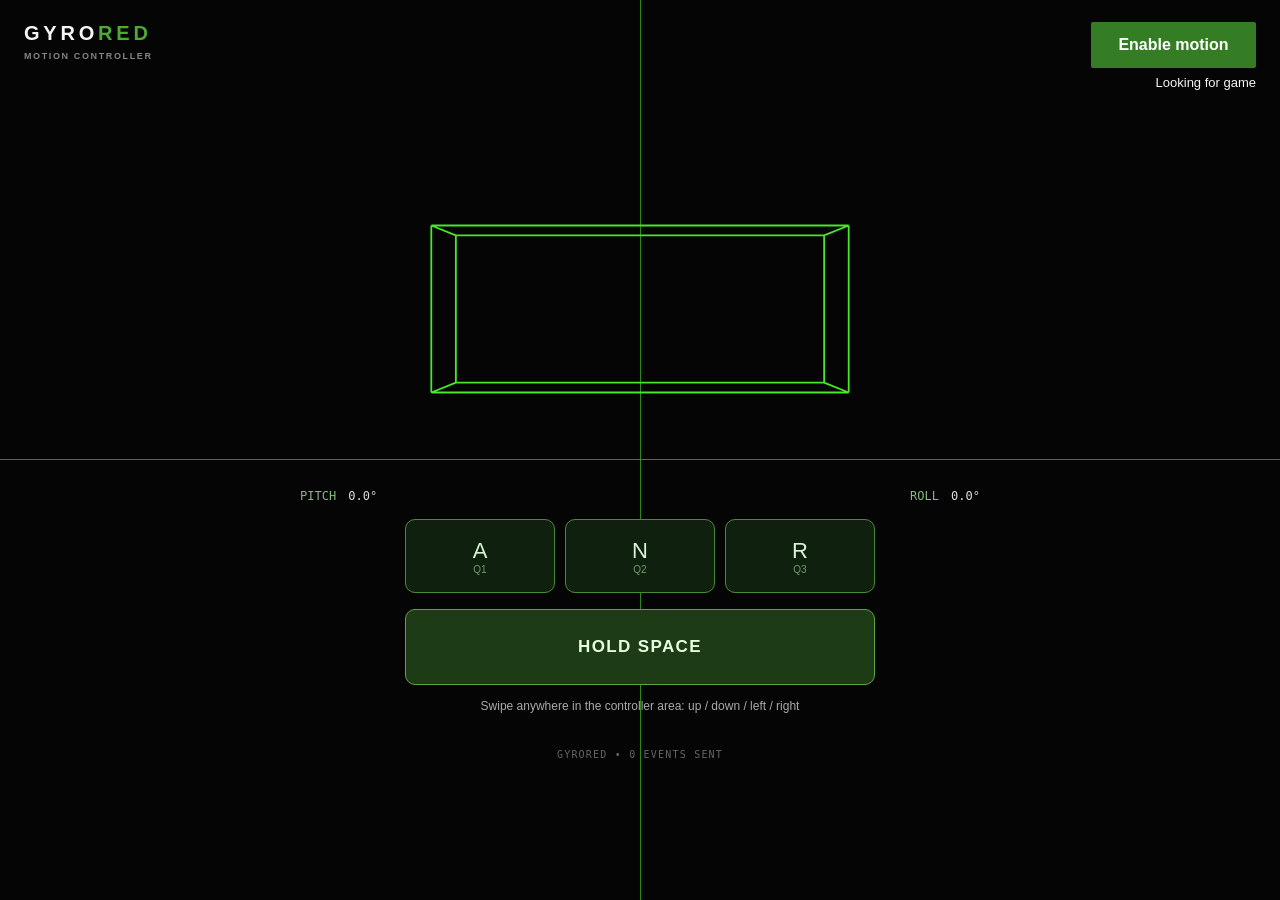
<file: client/index.html>
<!DOCTYPE html>
<html lang="en">
<head>
  <meta charset="utf-8">
  <meta name="viewport" content="width=device-width, initial-scale=1, viewport-fit=cover">
  <meta name="theme-color" content="#050505">
  <title>GyroRed — Motion Controller</title>
  <script>
    // The static server's "/" normally loads index.html.
    // Make the first visit open Instant Play instead of the old pairing dialog.
    if (location.pathname === "/" &&
        new URLSearchParams(location.search).get("local") !== "0") {
      location.replace("./play.html");
    }
  </script>
  <link rel="stylesheet" href="./style.css">
  <script src="./local.js" defer></script>
  <script src="./app.js" defer></script>
</head>
<body>
  <main class="stage" id="stage">
    <div class="crosshair vertical" aria-hidden="true"></div>
    <div class="crosshair horizontal" aria-hidden="true"></div>
    <header class="top">
      <div class="brand">GYRO<span>RED</span><small>MOTION CONTROLLER</small></div>
      <div class="connection">
        <button class="connect" id="connectButton" type="button">Connect to computer</button>
        <p id="status" role="status" aria-live="polite">Disconnected</p>
      </div>
    </header>

    <div class="canvas-wrap" aria-label="Live device tilt visualization">
      <canvas id="gyroCanvas"></canvas>
      <div class="readout">
        <span>PITCH <b id="pitch">0°</b></span>
        <span>ROLL <b id="roll">0°</b></span>
      </div>
    </div>

    <div class="controls" aria-label="Touch controller">
      <div class="quadrants">
        <button data-quadrant="1" class="tap">A <small>Q1</small></button>
        <button data-quadrant="2" class="tap">N <small>Q2</small></button>
        <button data-quadrant="3" class="tap">R <small>Q3</small></button>
      </div>
      <button id="hold" class="hold" type="button">HOLD SPACE</button>
      <p class="gesture-hint">Swipe anywhere in the controller area: up / down / left / right</p>
    </div>
    <footer>GYRORED • <span id="eventCount">0</span> EVENTS SENT</footer>
  </main>

  <div class="modal-backdrop" id="backdrop">
    <section class="dialog" role="dialog" aria-modal="true" aria-labelledby="dialogTitle">
      <h1 id="dialogTitle">Connect to computer</h1>
      <form id="connectForm">
        <label for="room">Connection code (printed by relay.py on the computer)</label>
        <div class="join">
          <input id="room" placeholder="Paste connection code" autocomplete="off" required spellcheck="false">
          <button type="submit">OK</button>
        </div>
        <label for="relay">Advanced: relay address</label>
        <input id="relay" type="text" spellcheck="false" autocomplete="off" aria-describedby="relayHelp">
        <p class="help" id="relayHelp">Normally filled automatically. For one-iPad play, open play.html instead; no code is required.</p>
        <p id="dialogError" role="alert"></p>
        <button type="button" class="cancel" id="cancel">Cancel</button>
      </form>
    </section>
  </div>
</body>
</html>
</file>
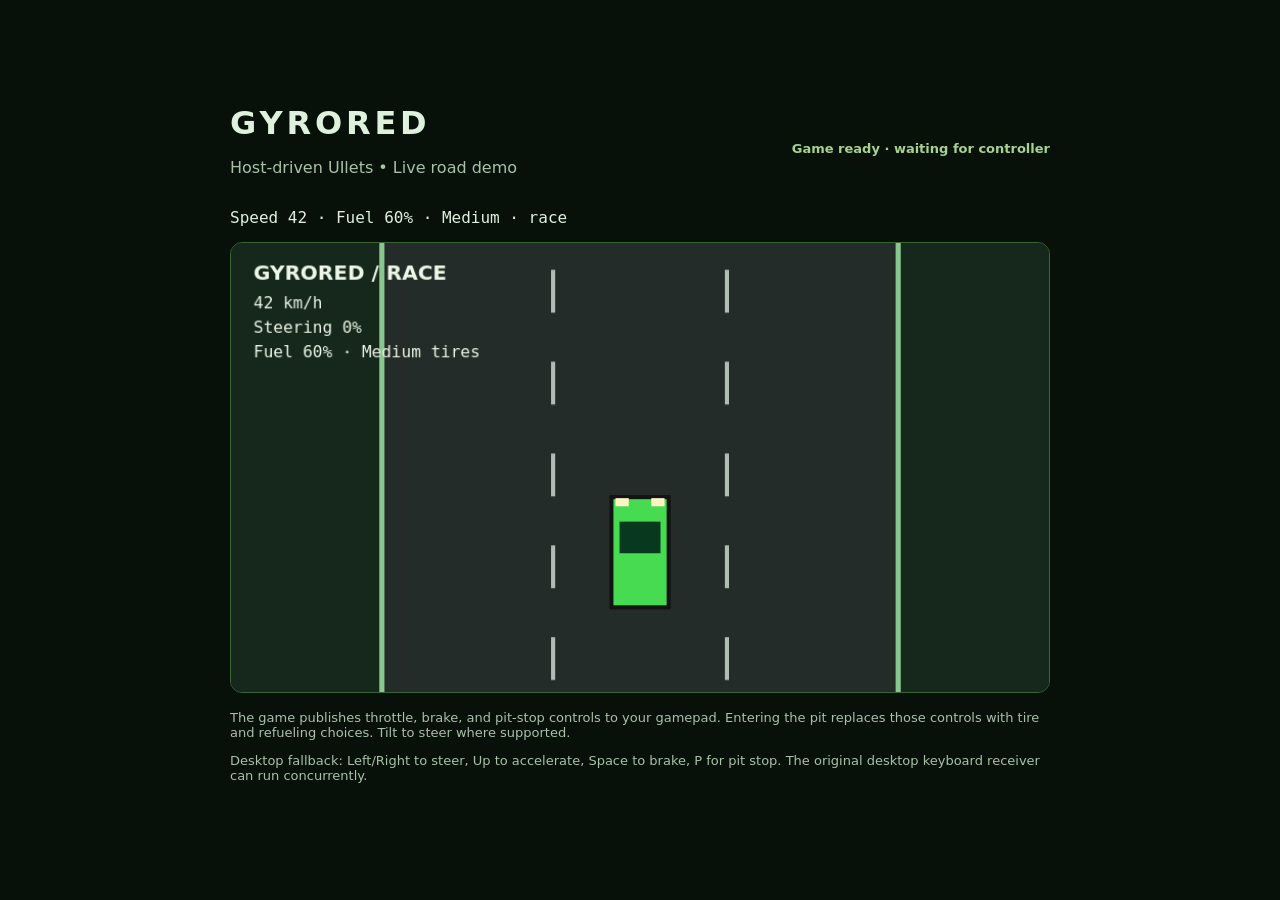
<file: client/demo.html>
<!doctype html>
<html lang="en">
<head>
<meta charset="utf-8">
<meta name="viewport" content="width=device-width,initial-scale=1">
<title>GyroRed — Road Demo</title>
<style>
:root{color-scheme:dark;font-family:system-ui,sans-serif;background:#07110a;color:#def1dd}
*{box-sizing:border-box}body{margin:0;display:grid;min-height:100vh;place-items:center;padding:20px}
main{width:min(100%,820px)}h1{margin:0 0 4px;letter-spacing:.12em}p{color:#aac0a8}
header{display:flex;justify-content:space-between;align-items:center;gap:18px;flex-wrap:wrap}
#connection{color:#a8d18f;font-size:13px}
canvas{width:100%;height:auto;border:1px solid #386531;border-radius:12px;background:#172719}
.panel{display:flex;align-items:center;justify-content:space-between;gap:12px;flex-wrap:wrap;margin:15px 0}
code{background:#1d3021;padding:6px;border-radius:5px;word-break:break-all}
button{padding:12px;background:#2e7b2e;border:0;border-radius:7px;color:white;cursor:pointer}
.small{font-size:13px}.stat{font:16px ui-monospace,monospace}
</style>
</head>
<body>
<main>
<header><div><h1>GYRORED</h1><p>Host-driven UIlets • Live road demo</p></div><b id="connection">Not connected</b></header>
<div class="panel">
<label>Connection code <input type="password" id="room" placeholder="Printed by relay.py" autocomplete="off"></label>
<button id="join">Connect host</button>
<span class="stat" id="telemetry">Speed 0 · Fuel 60% · Medium · Race</span>
</div>
<canvas id="road" width="800" height="440" aria-label="Interactive racing demo"></canvas>
<p class="small">The game publishes throttle, brake, and pit-stop controls to your gamepad. Entering the pit replaces those controls with tire and refueling choices. Tilt to steer where supported.</p>
<p class="small">Desktop fallback: Left/Right to steer, Up to accelerate, Space to brake, P for pit stop. The original desktop keyboard receiver can run concurrently.</p>
</main>
<script src="./local.js"></script>
<script src="./demo.js"></script>
</body>
</html>
</file>
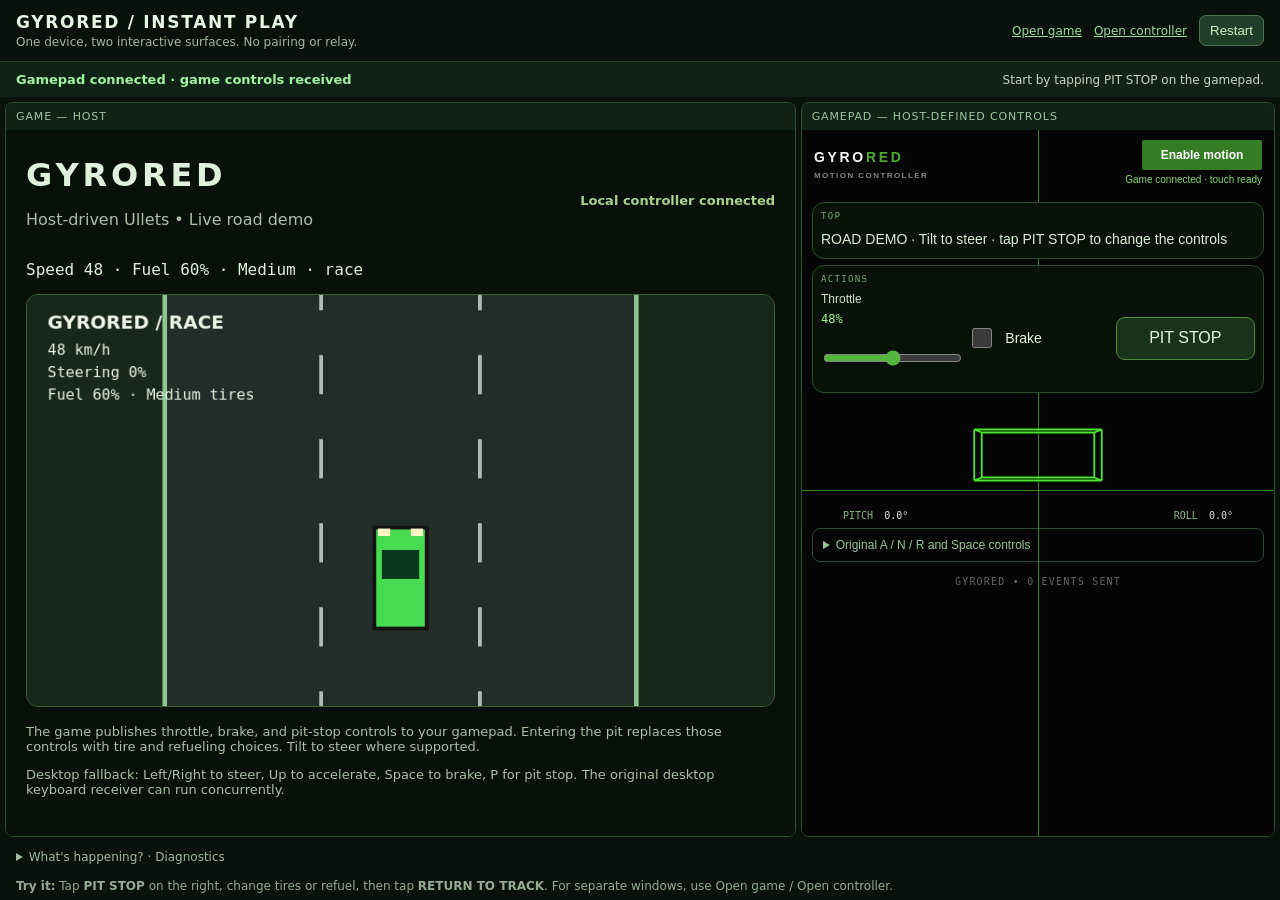
<file: client/play.html>
<!doctype html>
<html lang="en">
<head>
<meta charset="utf-8">
<meta name="viewport" content="width=device-width,initial-scale=1,viewport-fit=cover">
<meta name="theme-color" content="#08110b">
<title>GyroRed — Instant Play</title>
<style>
  :root{font-family:system-ui,-apple-system,BlinkMacSystemFont,"Segoe UI",sans-serif;color-scheme:dark;color:#e4f7e4;background:#08110b}
  *{box-sizing:border-box} body{margin:0;min-height:100svh;display:flex;flex-direction:column}
  header{padding:12px 16px;display:flex;align-items:center;justify-content:space-between;gap:12px;flex-wrap:wrap;border-bottom:1px solid #25402b}
  h1{font-size:17px;letter-spacing:.1em;margin:0}
  header p{font-size:12px;color:#a2b9a4;margin:3px 0 0}
  nav{display:flex;gap:12px;font-size:12px;align-items:center}
  a{color:#9dd99b}
  button{cursor:pointer;background:#203d28;color:#c8f3bf;border:1px solid #487751;border-radius:7px;padding:7px 10px}
  .statebar{padding:10px 16px;background:#102216;display:flex;gap:12px;align-items:center;justify-content:space-between;flex-wrap:wrap}
  .statebar strong{font-size:13px;color:#a1f49f}
  .statebar span{font-size:12px;color:#c5d5c5}
  .workspace{flex:1;min-height:620px;display:grid;grid-template-columns:minmax(0,1.25fr) minmax(300px,.75fr);gap:5px;padding:5px}
  .pane{border:1px solid #2b5030;border-radius:8px;overflow:hidden;display:flex;flex-direction:column;min-height:0}
  .pane label{padding:7px 10px;font-size:11px;color:#9bc49e;background:#102116;letter-spacing:.08em}
  iframe{border:0;width:100%;flex:1;background:#050505;min-height:570px}
  details{padding:8px 16px;color:#9fb99f;font-size:12px}
  summary{cursor:pointer} pre{font:11px/1.5 ui-monospace,monospace;white-space:pre-wrap;word-break:break-all;background:#142218;color:#d6e9d4;border-radius:7px;padding:10px;max-height:180px;overflow:auto}
  footer{padding:7px 16px;color:#93ac93;font-size:12px}
  @media(max-width:760px){.workspace{display:flex;flex-direction:column;min-height:1180px}.pane{min-height:550px;flex:1}.pane iframe{min-height:510px}}
</style>
</head>
<body>
<header>
  <div><h1>GYRORED / INSTANT PLAY</h1><p>One device, two interactive surfaces. No pairing or relay.</p></div>
  <nav>
    <a id="gameLink" href="./demo.html?local=1" target="_blank" rel="noopener">Open game</a>
    <a id="controllerLink" href="./index.html?local=1" target="_blank" rel="noopener">Open controller</a>
    <button id="restart" type="button">Restart</button>
  </nav>
</header>
<section class="statebar" aria-label="Connection and activity">
  <strong id="status" role="status" aria-live="polite">Connecting game and controller…</strong>
  <span id="activity">Start by tapping PIT STOP on the gamepad.</span>
</section>
<p id="multiDemoWarning" role="alert" hidden style="margin:0;padding:9px 16px;background:#3b2b13;color:#ffe6b3;font-size:13px">
  Another GyroRed demo is open in this browser. The demos use separate game sessions; close the copies you aren't using.
</p>
<div class="workspace">
  <section class="pane"><label>GAME — HOST</label><iframe id="game" title="GyroRed host racing game" allow="accelerometer; gyroscope" loading="eager"></iframe></section>
  <section class="pane"><label>GAMEPAD — HOST-DEFINED CONTROLS</label><iframe id="controller" title="GyroRed mobile gamepad" allow="accelerometer; gyroscope" loading="eager"></iframe></section>
</div>
<details id="diagnostics">
  <summary>What's happening? · Diagnostics</summary>
  <p>Both surfaces are documents from the same browser origin. The game sends UIlets; the gamepad sends actions. No Bluetooth or WebSocket is used here.</p>
  <pre id="log">Initializing…</pre>
  <button id="copy" type="button">Copy details</button>
  <span id="copyStatus"></span>
</details>
<footer><strong>Try it:</strong> Tap <b>PIT STOP</b> on the right, change tires or refuel, then tap <b>RETURN TO TRACK</b>. For separate windows, use Open game / Open controller.</footer>
<script>
"use strict";
const session = "instant-" + Math.random().toString(36).slice(2);
const url = (file, compact = false) =>
  "./" + file + "?local=1&session=" + encodeURIComponent(session) +
  (compact ? "&compact=1" : "");
const game = document.getElementById("game");
const controller = document.getElementById("controller");
const status = document.getElementById("status");
const activity = document.getElementById("activity");
const log = document.getElementById("log");
const hasChannel = typeof BroadcastChannel === "function";
const evidence = {host: false, controller: false, layouts: 0, actions: 0, lastAction: "none", lastError: ""};
let channel = null;
const otherDemos = new Map();
const workspaceChannel = hasChannel
  ? new BroadcastChannel("gyrored-open-demos-v1") : null;
if (workspaceChannel) {
  function reportOpen() {
    workspaceChannel.postMessage({type:"open", id:session});
  }
  function updateOtherDemos() {
    const now = Date.now();
    for (const [id, seen] of otherDemos) {
      if (now - seen > 9000) otherDemos.delete(id);
    }
    document.getElementById("multiDemoWarning").hidden = !otherDemos.size;
  }
  workspaceChannel.addEventListener("message", event => {
    const data = event.data;
    if (!data || data.id === session || typeof data.id !== "string") return;
    if (data.type === "bye") otherDemos.delete(data.id);
    if (data.type === "open") {
      const firstSeen = !otherDemos.has(data.id);
      otherDemos.set(data.id, Date.now());
      if (firstSeen) reportOpen();
    }
    updateOtherDemos();
  });
  reportOpen();
  setInterval(() => {
    reportOpen();
    updateOtherDemos();
  }, 3000);
  window.addEventListener("pagehide", () =>
    workspaceChannel.postMessage({type:"bye", id:session}));
}
function update() {
  if (evidence.lastError) {
    status.textContent = "Interface error · open Diagnostics below";
  } else if (!hasChannel) {
    status.textContent = "This browser cannot use BroadcastChannel";
  } else if (evidence.host && evidence.controller && evidence.layouts) {
    status.textContent = "Gamepad connected · game controls received";
  } else if (evidence.host && evidence.controller) {
    status.textContent = "Connected · waiting for game controls";
  } else if (evidence.host) {
    status.textContent = "Game ready · waiting for controller";
  } else if (evidence.controller) {
    status.textContent = "Controller ready · waiting for game";
  } else {
    status.textContent = "Starting both surfaces…";
  }
  if (evidence.actions) {
    activity.textContent = evidence.actions + " actions sent · last: " + evidence.lastAction;
  }
  log.textContent = [
    "Status: " + status.textContent,
    "Origin: " + location.origin,
    "Same-device mode: " + hasChannel,
    "Game seen: " + evidence.host,
    "Controller seen: " + evidence.controller,
    "UI layouts observed: " + evidence.layouts,
    "Actions observed: " + evidence.actions,
    "Latest action: " + evidence.lastAction,
    "Latest error: " + (evidence.lastError || "none"),
    "Other demo sessions: " + otherDemos.size,
    "If stuck: make sure both panes loaded, then tap Restart."
  ].join("\n");
}
if (hasChannel) {
  channel = new BroadcastChannel("gyrored-local-v1:" + session);
  channel.addEventListener("message", event => {
    const message = event.data;
    if (!message || message.protocol !== "gyrored-local-v1") return;
    const payload = message.payload;
    if (!payload || typeof payload !== "object") return;
    if (payload.type === "diagnostic") {
      evidence.lastError = message.from + ": " + String(payload.error).slice(0, 500);
      document.getElementById("diagnostics").open = true;
    }
    if (message.from === "host") {
      evidence.host = true;
      if (payload.type === "ui.set") evidence.layouts++;
    } else if (message.from === "controller") {
      evidence.controller = true;
      if (payload.type === "ui.action") {
        evidence.actions++;
        evidence.lastAction = String(payload.id).slice(0, 60) + " = " +
          String(payload.value).slice(0, 40);
      }
    }
    update();
  });
}
game.src = url("demo.html");
controller.src = url("index.html", true);
document.getElementById("gameLink").href = url("demo.html");
document.getElementById("controllerLink").href = url("index.html");
document.getElementById("restart").addEventListener("click", () => location.reload());
document.getElementById("copy").addEventListener("click", async () => {
  const text = "GyroRed Instant Play\n" + log.textContent + "\nBrowser: " + navigator.userAgent;
  try {
    await navigator.clipboard.writeText(text);
    document.getElementById("copyStatus").textContent = "Copied";
  } catch (error) {
    document.getElementById("copyStatus").textContent =
      "Clipboard unavailable; select and copy the details above.";
  }
});
update();
</script>
</body>
</html>
</file>
<file: client/style.css>
:root{color-scheme:dark;font-family:-apple-system,BlinkMacSystemFont,"Segoe UI",sans-serif;background:#050505;color:#f5f5f5}
*{box-sizing:border-box}html,body{margin:0;min-height:100%;overscroll-behavior:none}
button,input{font:inherit}button{cursor:pointer;touch-action:manipulation}button:focus-visible,input:focus-visible{outline:2px solid #7fafff;outline-offset:3px}
.stage{position:relative;min-height:100svh;overflow:hidden;background:#050505}
.crosshair{position:absolute;pointer-events:none;background:#3ba820;opacity:.8;z-index:0}
.vertical{width:1px;height:100%;left:50%;top:0}.horizontal{height:1px;width:100%;top:51%;left:0}
.top{display:flex;position:relative;z-index:1;align-items:start;justify-content:space-between;gap:12px;padding:22px 24px}
.brand{letter-spacing:.19em;font-size:20px;font-weight:800}.brand span{color:#4daa32}.brand small{display:block;letter-spacing:.18em;font-size:9px;color:#848484;margin-top:6px}
.connection{text-align:right}.connect{padding:14px 24px;min-width:165px;background:#347d24;color:white;border:0;border-radius:2px;font-weight:600}
.connection p{margin:7px 0;font-size:13px}.connection p.online{color:#83d96d}
.canvas-wrap{position:relative;width:min(90vw,680px);height:clamp(190px,40vh,420px);margin:10px auto 0;z-index:1}
canvas{display:block;width:100%;height:100%;touch-action:none}.readout{display:flex;justify-content:space-between;font-family:ui-monospace,monospace;font-size:12px;color:#87b980}
.readout b{color:#ddd;font-weight:400;margin-left:5px}
.controls{position:relative;z-index:1;margin:30px auto 0;max-width:510px;padding:0 20px;text-align:center;touch-action:none}
.quadrants{display:flex;gap:10px}.tap{flex:1;border:1px solid #478b38;background:#10200e;color:#d9f3d7;border-radius:10px;font-size:22px;min-height:74px}
.tap small{font-size:10px;display:block;color:#6e9e65}.tap:active,.hold:active{background:#327725}
.hold{margin-top:16px;width:100%;min-height:76px;background:#1d3b15;color:#e6ffe0;border:1px solid #5ba543;border-radius:10px;letter-spacing:.08em;font-size:17px;font-weight:700;user-select:none;-webkit-user-select:none}
.gesture-hint{font-size:12px;color:#aaa;line-height:1.5}footer{position:relative;text-align:center;color:#656565;letter-spacing:.12em;font:10px ui-monospace,monospace;padding:22px}
.modal-backdrop{position:fixed;inset:0;background:rgba(0,0,0,.66);display:flex;align-items:center;justify-content:center;padding:18px;z-index:10}
.modal-backdrop.hidden{display:none}.dialog{width:min(100%,510px);padding:28px 24px;border:1px solid #535353;border-radius:18px;background:#202020;box-shadow:0 16px 70px #0009}
.dialog h1{margin:3px 0 25px;text-align:center;color:#3d89ff;font-size:28px;font-weight:500}
label{display:block;color:#ccc;font-size:12px;margin:14px 0 8px}.join{display:flex;gap:8px}input{min-width:0;width:100%;height:48px;background:#1c1c1c;color:white;border:1px solid #a5a5a5;border-radius:8px;padding:0 13px}
.join button{min-width:76px;border:0;background:#353535;color:#4b91fa;border-radius:9px}

.help{font-size:11px;color:#999;line-height:1.5;margin:7px 0 12px}
.cancel{width:100%;border:0;background:transparent;color:#bdbdbd;margin-top:12px;padding:8px}#dialogError{font-size:12px;color:#ff8888}
@media(max-width:490px){.top{padding:17px 12px}.brand{font-size:15px}.connect{min-width:120px;padding:12px 10px;font-size:13px}.connection p{font-size:11px}.dialog{padding:23px 16px}.dialog h1{font-size:25px}.controls{margin-top:15px}}

/* Host-driven UIlets appear between the orientation display and base controls. */
.uilet-root:empty{display:none}
.uilet-root{position:relative;z-index:2;width:min(92vw,680px);margin:16px auto;padding:0 8px;display:grid;gap:12px}
.uilet-region{display:flex;flex-wrap:wrap;align-items:stretch;gap:10px;padding:12px;border:1px solid #294d28;background:#091409ee;border-radius:12px}
.uilet-region-name{width:100%;font:10px ui-monospace,monospace;text-transform:uppercase;letter-spacing:.15em;color:#79a879}
.uilet{flex:1 1 130px;min-width:115px;display:flex;flex-direction:column;justify-content:center;gap:6px}
.uilet button,.uilet-select{border:1px solid #4d8c41;background:#19331a;color:#e5f9dd;border-radius:9px;padding:12px;min-height:45px;width:100%}
.uilet-button:active{background:#337a28}
.uilet-button:disabled{opacity:.4}
.uilet-text{margin:0;color:#d8eed6;font-size:14px;line-height:1.5}
.uilet-label{margin:0;color:#c8e6c4;font-size:12px}
.uilet-value{font:12px ui-monospace,monospace;color:#9ff68d}
.uilet input[type=range]{width:100%;accent-color:#55b53f}
.uilet-toggle{display:flex;align-items:center;gap:10px;margin:0;min-height:45px;color:#e5f9dd;font-size:14px}
.uilet-toggle input{accent-color:#55b53f;width:20px;height:20px}
.uilet-spacer{min-height:12px;flex:1}

/* Instant Play: host-created controls come before legacy controls and the
   wireframe never pushes the important actions below the first viewport. */
.compact .stage{display:flex;flex-direction:column;min-height:100svh}
.compact .top{order:0;padding:10px 12px;align-items:center}
.compact .brand{font-size:14px}
.compact .brand small{font-size:8px}
.compact .connect{min-width:120px;padding:8px 11px;font-size:12px}
.compact .connection p{font-size:10px;margin:4px 0}
.compact .uilet-root{width:100%;max-width:100%;margin:3px auto;padding:0 10px}
.compact .uilet-root[data-region=top]{order:1}
.compact .uilet-root[data-region=actions]{order:2}
.compact .uilet-root[data-region=bottom]{order:5}
.compact .uilet-region{padding:8px;gap:8px}
.compact .uilet-region-name{font-size:9px}
.compact .uilet{flex:1 1 100px;min-width:95px}
.compact .uilet button{padding:9px;min-height:43px}
.compact .canvas-wrap{order:3;height:110px;width:min(95%,390px);margin:4px auto 16px}
.compact .readout{font-size:10px}
.compact .legacy-controls{order:4;margin:2px 10px;padding:9px 10px;border:1px solid #2c4934;border-radius:8px;color:#9bc39a;font-size:12px}
.compact .legacy-controls summary{cursor:pointer}
.compact .controls{margin:12px auto 0;width:100%;padding:0 4px}
.compact .tap{min-height:45px;font-size:16px}
.compact .hold{margin-top:8px;min-height:48px;font-size:14px}
.compact footer{order:6;padding:12px}
</file>
